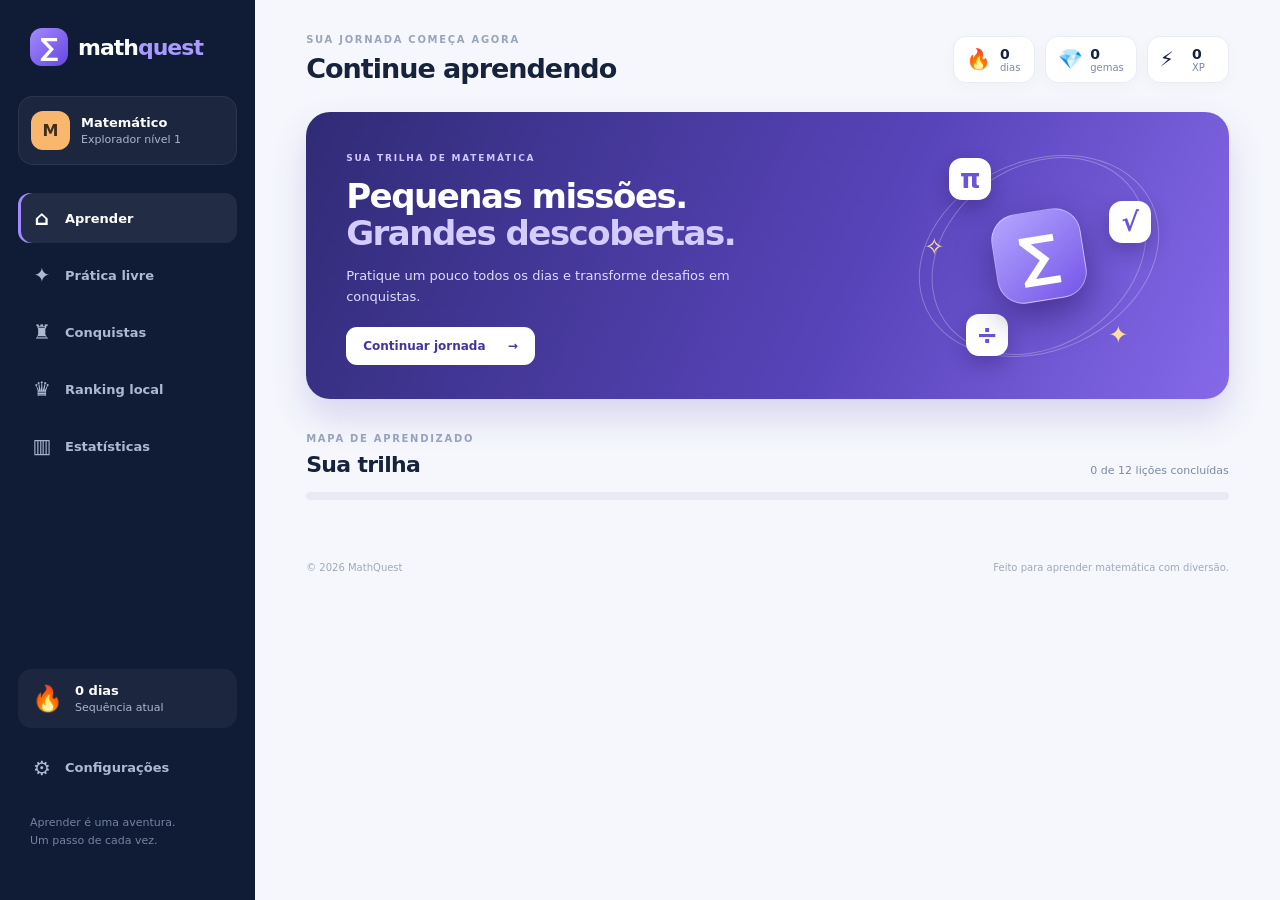
<file: index-1.html>
<!DOCTYPE html>
<html lang="pt-BR">
<head>
  <meta charset="UTF-8">
  <meta name="viewport" content="width=device-width, initial-scale=1.0">
  <meta name="theme-color" content="#101b35">
  <meta name="description" content="MathQuest — aprenda matemática com lições, desafios, XP e conquistas.">
  <title>MathQuest — Matemática em missões</title>
  <link rel="stylesheet" href="style.css">
</head>
<body>
  <div class="app-shell">
    <aside class="sidebar">
      <a class="brand" href="#" aria-label="MathQuest início"><span class="brand-mark">∑</span><span>math<span class="brand-accent">quest</span></span></a>
      <div class="profile-mini">
        <div class="avatar" id="avatarInitial">M</div>
        <div><strong id="sideName">Matemático</strong><small>Explorador nível <span id="sideLevel">1</span></small></div>
      </div>
      <nav class="main-nav" aria-label="Navegação principal">
        <button class="nav-item active" data-view="learn"><span>⌂</span> Aprender</button>
        <button class="nav-item" data-view="practice"><span>✦</span> Prática livre</button>
        <button class="nav-item" data-view="achievements"><span>♜</span> Conquistas</button>
        <button class="nav-item" data-view="ranking"><span>♛</span> Ranking local</button>
        <button class="nav-item" data-view="stats"><span>▥</span> Estatísticas</button>
      </nav>
      <div class="sidebar-bottom">
        <div class="streak-card"><span class="streak-icon">🔥</span><div><b id="streakSide">0 dias</b><small>Sequência atual</small></div></div>
        <button class="nav-item" data-view="settings"><span>⚙</span> Configurações</button>
        <p class="side-foot">Aprender é uma aventura.<br>Um passo de cada vez.</p>
      </div>
    </aside>

    <main class="main-content">
      <header class="topbar">
        <div><p class="eyebrow" id="dateLabel">SUA JORNADA COMEÇA AGORA</p><h1 id="pageTitle">Continue aprendendo</h1></div>
        <div class="top-stats">
          <div class="top-stat fire"><span>🔥</span><b id="streakTop">0</b><small>dias</small></div>
          <div class="top-stat gem"><span>💎</span><b id="gemsTop">0</b><small>gemas</small></div>
          <div class="top-stat xp"><span>⚡</span><b id="xpTop">0</b><small>XP</small></div>
        </div>
      </header>

      <section id="view-learn" class="view active">
        <div class="welcome-banner">
          <div class="welcome-copy"><span class="tag">SUA TRILHA DE MATEMÁTICA</span><h2>Pequenas missões.<br><em>Grandes descobertas.</em></h2><p>Pratique um pouco todos os dias e transforme desafios em conquistas.</p><button class="btn btn-light" id="continueBtn">Continuar jornada <span>→</span></button></div>
          <div class="hero-art" aria-hidden="true"><div class="orbit orbit-one"></div><div class="orbit orbit-two"></div><div class="math-symbol sym-a">π</div><div class="math-symbol sym-b">√</div><div class="math-symbol sym-c">÷</div><div class="hero-core">∑</div><div class="spark s1">✦</div><div class="spark s2">✧</div></div>
        </div>
        <div class="section-heading"><div><p class="eyebrow">MAPA DE APRENDIZADO</p><h2>Sua trilha</h2></div><span class="muted" id="progressLabel">0 de 12 lições concluídas</span></div>
        <div class="overall-progress"><div id="overallBar"></div></div>
        <div id="courseMap" class="course-map"></div>
      </section>

      <section id="view-practice" class="view">
        <div class="section-heading"><div><p class="eyebrow">TREINO PERSONALIZADO</p><h2>Prática livre</h2><p class="muted">Escolha um assunto e pratique no seu ritmo.</p></div></div>
        <div class="practice-grid">
          <button class="practice-card" data-topic="Operações"><span class="practice-icon purple">＋</span><b>Operações básicas</b><small>Adição, subtração, multiplicação e divisão</small><span class="card-arrow">→</span></button>
          <button class="practice-card" data-topic="Frações"><span class="practice-icon orange">½</span><b>Frações</b><small>Partes, equivalência e operações</small><span class="card-arrow">→</span></button>
          <button class="practice-card" data-topic="Álgebra"><span class="practice-icon blue">x²</span><b>Álgebra</b><small>Expressões e equações</small><span class="card-arrow">→</span></button>
          <button class="practice-card" data-topic="Geometria"><span class="practice-icon green">△</span><b>Geometria</b><small>Formas, perímetro e área</small><span class="card-arrow">→</span></button>
          <button class="practice-card" data-topic="Porcentagem"><span class="practice-icon pink">%</span><b>Porcentagem</b><small>Descontos, aumentos e proporções</small><span class="card-arrow">→</span></button>
          <button class="practice-card" data-topic="Potências"><span class="practice-icon yellow">ⁿ</span><b>Potências</b><small>Potenciação e raízes</small><span class="card-arrow">→</span></button>
        </div>
      </section>

      <section id="view-achievements" class="view">
        <div class="section-heading"><div><p class="eyebrow">SUAS CONQUISTAS</p><h2>Galeria de medalhas</h2><p class="muted">Cada passo conta. Desbloqueie medalhas praticando.</p></div></div>
        <div id="achievementGrid" class="achievement-grid"></div>
      </section>

      <section id="view-ranking" class="view">
        <div class="section-heading"><div><p class="eyebrow">PLACAR DO DISPOSITIVO</p><h2>Ranking local</h2><p class="muted">Este placar é salvo somente neste navegador.</p></div></div>
        <div class="ranking-panel"><div class="ranking-head"><span>POSIÇÃO</span><span>JOGADOR</span><span>XP TOTAL</span></div><div id="rankingRows"></div><div class="ranking-note">Dica: adicione outros perfis neste dispositivo para competir entre amigos.</div><button class="btn btn-secondary" id="addPlayerBtn">＋ Adicionar perfil de jogador</button></div>
      </section>

      <section id="view-stats" class="view">
        <div class="section-heading"><div><p class="eyebrow">SEU DESEMPENHO</p><h2>Estatísticas</h2><p class="muted">Veja sua evolução ao longo da jornada.</p></div></div>
        <div class="stats-grid">
          <div class="stat-panel"><span>⚡</span><small>XP acumulado</small><strong id="statXP">0</strong></div>
          <div class="stat-panel"><span>✓</span><small>Respostas corretas</small><strong id="statCorrect">0</strong></div>
          <div class="stat-panel"><span>◎</span><small>Precisão</small><strong id="statAccuracy">0%</strong></div>
          <div class="stat-panel"><span>📚</span><small>Lições concluídas</small><strong id="statLessons">0</strong></div>
        </div>
        <div class="chart-panel"><h3>Seu ritmo de aprendizado</h3><div id="weeklyChart" class="weekly-chart"></div><p class="muted tiny">XP registrado nos últimos sete dias.</p></div>
      </section>

      <section id="view-settings" class="view">
        <div class="section-heading"><div><p class="eyebrow">PERSONALIZAÇÃO</p><h2>Configurações</h2><p class="muted">Ajuste sua experiência de aprendizagem.</p></div></div>
        <div class="settings-panel"><label for="playerName">Nome do jogador</label><div class="setting-line"><input id="playerName" maxlength="18" placeholder="Como devemos chamar você?"><button class="btn btn-primary" id="saveNameBtn">Salvar</button></div><hr><div class="setting-line"><div><b>Efeitos sonoros</b><small>Pequenos sons ao responder.</small></div><label class="switch"><input type="checkbox" id="soundToggle" checked><span></span></label></div><hr><div class="setting-line"><div><b>Redefinir progresso</b><small>Apaga XP, sequência e lições deste navegador.</small></div><button class="btn btn-danger" id="resetBtn">Redefinir</button></div></div>
      </section>

      <footer class="main-footer"><span>© 2026 MathQuest</span><span>Feito para aprender matemática com diversão.</span></footer>
    </main>
  </div>

  <div id="lessonModal" class="modal hidden" role="dialog" aria-modal="true" aria-labelledby="lessonTitle">
    <div class="lesson-window">
      <div class="lesson-top"><button class="icon-btn" id="closeLesson" aria-label="Fechar lição">✕</button><div class="lesson-progress-track"><div id="lessonProgress"></div></div><div class="hearts">♥ <span id="heartsCount">5</span></div></div>
      <div id="lessonContent" class="lesson-content"></div>
    </div>
  </div>
  <div id="toast" class="toast" role="status"></div>
  <script src="questions.js"></script>
  <script src="app.js"></script>
</body>
</html>
</file>
<file: style.css>
:root{--navy:#101b35;--navy2:#172747;--ink:#17233d;--muted:#7c89a3;--line:#e8edf5;--bg:#f5f7fc;--purple:#7457ed;--purple2:#927cff;--green:#21b987;--orange:#ffad55;--red:#ef6677;--shadow:0 16px 45px rgba(27,43,77,.09)}
*{box-sizing:border-box}body{margin:0;background:var(--bg);color:var(--ink);font-family:Inter,ui-sans-serif,system-ui,-apple-system,BlinkMacSystemFont,"Segoe UI",sans-serif}button,input{font:inherit}button{cursor:pointer}.app-shell{min-height:100vh}.sidebar{position:fixed;inset:0 auto 0 0;width:255px;background:var(--navy);color:#fff;padding:28px 18px;display:flex;flex-direction:column;z-index:5}.brand{display:flex;align-items:center;gap:10px;color:white;text-decoration:none;font-size:22px;font-weight:900;letter-spacing:-1px;padding:0 12px 30px}.brand-mark{display:grid;place-items:center;width:38px;height:38px;border-radius:12px;background:linear-gradient(135deg,#a38bff,#6547df);font-size:25px}.brand-accent{color:#a99aff}.profile-mini{display:flex;gap:11px;align-items:center;padding:14px 12px;background:#ffffff0d;border:1px solid #ffffff12;border-radius:15px;margin-bottom:28px}.avatar{width:39px;height:39px;border-radius:12px;background:#f8b76c;color:#422d19;display:grid;place-items:center;font-weight:900}.profile-mini strong,.profile-mini small{display:block}.profile-mini strong{font-size:13px}.profile-mini small{font-size:11px;color:#aab5ce;margin-top:3px}.main-nav{display:grid;gap:7px}.nav-item{border:0;background:transparent;color:#aeb9d0;text-align:left;padding:13px 14px;border-radius:12px;font-weight:700;font-size:13px;display:flex;align-items:center;gap:13px;transition:.2s}.nav-item span{font-size:20px;width:20px;text-align:center}.nav-item:hover,.nav-item.active{background:#ffffff13;color:white}.nav-item.active{box-shadow:inset 3px 0 #a18aff}.sidebar-bottom{margin-top:auto}.streak-card{display:flex;align-items:center;gap:12px;padding:14px;background:#ffffff0d;border-radius:14px;margin:0 0 15px}.streak-icon{font-size:25px}.streak-card b,.streak-card small{display:block}.streak-card b{font-size:13px}.streak-card small{font-size:11px;color:#aab5ce;margin-top:3px}.side-foot{font-size:11px;line-height:1.7;color:#7584a3;padding:10px 12px}.main-content{margin-left:255px;max-width:1500px;padding:34px clamp(22px,4vw,62px) 22px}.topbar{display:flex;align-items:center;justify-content:space-between;margin-bottom:28px;gap:20px}.eyebrow{font-size:10px;letter-spacing:1.7px;font-weight:900;color:#9aa5bb;margin:0 0 8px}.topbar h1{font-size:27px;letter-spacing:-1px;margin:0}.top-stats{display:flex;gap:10px}.top-stat{min-width:82px;background:white;border:1px solid var(--line);border-radius:13px;padding:9px 12px;display:grid;grid-template-columns:auto auto;align-items:center;column-gap:7px;box-shadow:0 5px 15px #25375a08}.top-stat span{grid-row:span 2;font-size:20px}.top-stat b{font-size:14px}.top-stat small{font-size:10px;color:var(--muted)}.view{display:none}.view.active{display:block}.welcome-banner{min-height:270px;border-radius:24px;overflow:hidden;background:linear-gradient(115deg,#302b76,#5844ba 60%,#8569e9);color:white;position:relative;padding:34px 40px;display:flex;align-items:center;box-shadow:0 18px 35px #5844ba30}.welcome-copy{position:relative;z-index:2;max-width:490px}.tag{font-size:9px;font-weight:900;letter-spacing:1.8px;color:#d0c7ff}.welcome-copy h2{font-size:34px;line-height:1.1;letter-spacing:-1.5px;margin:13px 0}.welcome-copy h2 em{font-style:normal;color:#d4cbff}.welcome-copy p{color:#e0dcff;font-size:13px;max-width:390px;line-height:1.6;margin:0 0 20px}.btn{border:0;border-radius:11px;padding:12px 17px;font-weight:800;font-size:12px;transition:.18s}.btn:hover{transform:translateY(-2px);filter:brightness(1.04)}.btn-light{background:#fff;color:#44349b}.btn-light span{margin-left:18px}.btn-primary{background:var(--purple);color:white}.btn-secondary{background:#f0edff;color:#5c45c6}.btn-danger{background:#fff0f1;color:#cf475a}.hero-art{position:absolute;right:7%;top:50%;transform:translateY(-50%);width:250px;height:230px}.hero-core{position:absolute;inset:70px 80px;display:grid;place-items:center;border-radius:26px;background:linear-gradient(145deg,#b5a6ff,#7456e8);font-size:54px;font-weight:900;box-shadow:0 15px 35px #21145c80;transform:rotate(-9deg);border:1px solid #ffffff65}.orbit{position:absolute;border:1px solid #ffffff45;border-radius:50%;transform:rotate(-25deg)}.orbit-one{inset:20px 0}.orbit-two{inset:0 35px;transform:rotate(55deg)}.math-symbol{position:absolute;display:grid;place-items:center;width:42px;height:42px;border-radius:13px;background:#fff;color:#6b54d5;font-size:26px;font-weight:900;box-shadow:0 8px 20px #26165b55}.sym-a{top:17px;left:35px}.sym-b{right:13px;top:60px}.sym-c{bottom:15px;left:52px}.spark{position:absolute;color:#ffdf9a;font-size:24px}.s1{right:36px;bottom:22px}.s2{left:10px;top:92px}.section-heading{display:flex;justify-content:space-between;align-items:end;margin:34px 0 15px;gap:15px}.section-heading h2{font-size:22px;letter-spacing:-.7px;margin:0}.section-heading p:not(.eyebrow){margin:7px 0 0;font-size:12px}.muted{color:var(--muted);font-size:11px}.overall-progress{height:8px;background:#e7eaf3;border-radius:20px;overflow:hidden;margin-bottom:22px}.overall-progress div{height:100%;width:0;background:linear-gradient(90deg,#7457ed,#a38eff);border-radius:20px;transition:width .4s}.course-map{display:grid;grid-template-columns:repeat(3,minmax(0,1fr));gap:15px}.unit-card{background:#fff;border:1px solid var(--line);border-radius:17px;padding:18px;position:relative;overflow:hidden;transition:.2s}.unit-card:hover{transform:translateY(-3px);box-shadow:var(--shadow)}.unit-card.completed{border-color:#b8efdc}.unit-card.locked{opacity:.58}.unit-top{display:flex;justify-content:space-between;align-items:center}.unit-icon{width:43px;height:43px;border-radius:13px;display:grid;place-items:center;font-size:23px;background:#f0edff;color:#7457ed}.unit-number{font-size:10px;color:#a0a9bb;font-weight:800}.unit-card h3{font-size:14px;margin:14px 0 5px}.unit-card p{font-size:11px;color:var(--muted);line-height:1.5;min-height:33px;margin:0 0 14px}.unit-bottom{display:flex;align-items:center;justify-content:space-between}.unit-bottom small{color:#929db2;font-size:10px}.unit-bottom button{border:0;border-radius:9px;background:#f0edff;color:#6049ca;padding:8px 12px;font-size:10px;font-weight:900}.unit-card.completed .unit-bottom button{background:#e7faf3;color:#15966d}.unit-card.locked .unit-bottom button{background:#f1f2f6;color:#9da5b4}.practice-grid{display:grid;grid-template-columns:repeat(3,1fr);gap:15px}.practice-card{position:relative;text-align:left;background:white;border:1px solid var(--line);border-radius:17px;padding:21px;min-height:155px;box-shadow:0 5px 18px #27375a05;transition:.2s}.practice-card:hover{transform:translateY(-3px);box-shadow:var(--shadow)}.practice-icon{display:grid;place-items:center;width:44px;height:44px;border-radius:13px;font-size:22px;font-weight:900;margin-bottom:14px}.purple{background:#f0edff;color:#7055e8}.orange{background:#fff1e4;color:#e88b36}.blue{background:#e9f3ff;color:#448be0}.green{background:#e4f9f0;color:#22a878}.pink{background:#ffedf3;color:#e65f8a}.yellow{background:#fff6d9;color:#c69319}.practice-card b,.practice-card small{display:block}.practice-card b{font-size:13px}.practice-card small{font-size:10px;color:var(--muted);margin-top:6px;max-width:230px;line-height:1.5}.card-arrow{position:absolute;right:18px;bottom:18px;color:#8d7be3;font-size:20px}.achievement-grid{display:grid;grid-template-columns:repeat(3,1fr);gap:14px}.achievement{background:white;border:1px solid var(--line);border-radius:16px;padding:19px;display:flex;gap:14px;align-items:center}.achievement.locked{opacity:.48;filter:grayscale(.7)}.medal{width:48px;height:48px;flex:none;border-radius:15px;background:#fff2d9;display:grid;place-items:center;font-size:25px}.achievement b{font-size:12px;display:block}.achievement small{font-size:10px;color:var(--muted);display:block;margin-top:5px;line-height:1.4}.ranking-panel,.settings-panel,.chart-panel{background:white;border:1px solid var(--line);border-radius:18px;padding:22px;max-width:780px}.ranking-head,.ranking-row{display:grid;grid-template-columns:90px 1fr 100px;align-items:center;padding:13px 10px}.ranking-head{font-size:9px;letter-spacing:1px;color:#9aa5bb;font-weight:900;border-bottom:1px solid var(--line)}.ranking-row{border-bottom:1px solid #f0f2f7;font-size:12px}.ranking-row:last-child{border:0}.rank-user{display:flex;align-items:center;gap:10px;font-weight:800}.rank-avatar{width:30px;height:30px;border-radius:10px;background:#eeeaff;color:#6c54d7;display:grid;place-items:center}.ranking-note{font-size:10px;color:var(--muted);padding:14px 10px}.stats-grid{display:grid;grid-template-columns:repeat(4,1fr);gap:13px;margin-bottom:16px}.stat-panel{background:white;border:1px solid var(--line);border-radius:16px;padding:19px}.stat-panel span{font-size:20px;color:#7457ed;display:block;margin-bottom:12px}.stat-panel small{font-size:10px;color:var(--muted);display:block}.stat-panel strong{font-size:25px;display:block;margin-top:5px}.chart-panel h3{font-size:14px;margin:0 0 18px}.weekly-chart{height:145px;display:flex;align-items:end;gap:12px;border-bottom:1px solid var(--line);padding:0 8px}.chart-day{flex:1;display:flex;flex-direction:column;justify-content:end;align-items:center;height:100%;gap:7px}.chart-bar{width:min(35px,70%);min-height:4px;background:linear-gradient(180deg,#a18cff,#6d50df);border-radius:7px 7px 2px 2px}.chart-day small{font-size:9px;color:var(--muted);padding-bottom:7px}.tiny{font-size:10px}.settings-panel{max-width:650px}.settings-panel>label{font-size:11px;font-weight:800;display:block;margin-bottom:9px}.setting-line{display:flex;align-items:center;justify-content:space-between;gap:15px}.setting-line input:not([type=checkbox]){flex:1;min-width:0;border:1px solid var(--line);border-radius:10px;padding:12px;font-size:12px;outline:none}.setting-line input:focus{border-color:#9b88ff}.setting-line b,.setting-line small{display:block}.setting-line b{font-size:12px}.setting-line small{font-size:10px;color:var(--muted);margin-top:5px}.settings-panel hr{border:0;border-top:1px solid var(--line);margin:20px 0}.switch input{display:none}.switch span{display:block;width:42px;height:24px;background:#d9deea;border-radius:20px;position:relative}.switch span:after{content:"";position:absolute;width:18px;height:18px;top:3px;left:3px;border-radius:50%;background:white;transition:.2s}.switch input:checked+span{background:#7457ed}.switch input:checked+span:after{left:21px}.main-footer{display:flex;justify-content:space-between;gap:12px;color:#a0a9ba;font-size:10px;padding:40px 0 10px}.modal{position:fixed;inset:0;background:#10182dcc;z-index:20;display:grid;place-items:center;padding:18px}.modal.hidden{display:none}.lesson-window{width:min(650px,100%);max-height:94vh;overflow:auto;background:white;border-radius:23px;padding:22px 28px 28px;box-shadow:0 25px 80px #0005}.lesson-top{display:flex;align-items:center;gap:16px}.icon-btn{border:0;background:#f2f3f8;color:#68748a;width:34px;height:34px;border-radius:10px}.lesson-progress-track{height:9px;flex:1;background:#eceef4;border-radius:20px;overflow:hidden}.lesson-progress-track div{height:100%;width:0;background:#24bd8b;border-radius:20px;transition:.25s}.hearts{font-size:13px;color:#ed6879;font-weight:900}.lesson-content{padding:25px 4px 5px}.lesson-kicker{color:#8c96aa;font-size:10px;letter-spacing:1.5px;font-weight:900}.lesson-content h2{font-size:25px;letter-spacing:-.8px;margin:9px 0}.lesson-prompt{font-size:13px;color:#64718a;line-height:1.6}.question-box{background:#f7f6ff;border:1px solid #ece8ff;border-radius:16px;padding:24px;text-align:center;margin:20px 0;font-size:28px;font-weight:900;color:#392b80}.answer-options{display:grid;grid-template-columns:1fr 1fr;gap:10px}.answer-option{border:1.5px solid #e5e9f1;background:white;border-radius:12px;padding:14px;text-align:left;font-size:13px;font-weight:800;color:#34415b;transition:.15s}.answer-option:hover{border-color:#a18cff;background:#faf9ff}.answer-option.selected{border-color:#7559ed;background:#f2efff;color:#6249d2}.answer-option.correct{border-color:#24bd8b;background:#eafaf4;color:#12875f}.answer-option.wrong{border-color:#ed7180;background:#fff0f1;color:#c74859}.lesson-bottom{margin-top:20px;border-top:1px solid var(--line);padding-top:17px;display:flex;align-items:center;justify-content:space-between;gap:12px}.feedback{font-size:12px;color:#78849a;line-height:1.5;flex:1}.feedback.good{color:#15976c}.feedback.bad{color:#d44c60}.lesson-bottom .btn{min-width:120px}.toast{position:fixed;bottom:24px;left:50%;transform:translate(-50%,20px);background:#172747;color:white;padding:12px 18px;border-radius:12px;font-size:12px;font-weight:800;opacity:0;pointer-events:none;transition:.25s;z-index:50;box-shadow:var(--shadow)}.toast.show{opacity:1;transform:translate(-50%,0)}.confetti{position:fixed;inset:0;pointer-events:none;z-index:40;overflow:hidden}.confetti i{position:absolute;top:-15px;width:8px;height:13px;background:#8b73f5;animation:fall 1.5s linear forwards}@keyframes fall{to{transform:translateY(110vh) rotate(600deg);opacity:0}}@media(max-width:1050px){.sidebar{width:215px}.main-content{margin-left:215px;padding:28px}.course-map,.practice-grid{grid-template-columns:repeat(2,1fr)}.hero-art{right:2%;opacity:.75}.stats-grid{grid-template-columns:repeat(2,1fr)}}@media(max-width:700px){.sidebar{position:fixed;inset:auto 0 0;width:100%;height:68px;padding:7px 8px;background:#101b35}.brand,.profile-mini,.sidebar-bottom{display:none}.main-nav{display:flex;justify-content:space-around;height:100%;gap:2px}.nav-item{flex:1;justify-content:center;flex-direction:column;gap:1px;padding:5px 2px;font-size:9px;border-radius:9px}.nav-item span{font-size:18px}.nav-item.active{box-shadow:inset 0 3px #a18aff}.main-content{margin:0;padding:22px 15px 92px}.topbar{align-items:flex-start;flex-direction:column;margin-bottom:19px}.topbar h1{font-size:23px}.top-stats{width:100%;justify-content:space-between}.top-stat{flex:1;min-width:0}.welcome-banner{padding:25px 22px;min-height:300px;align-items:flex-start}.welcome-copy{max-width:100%}.welcome-copy h2{font-size:29px}.welcome-copy p{max-width:270px}.hero-art{right:-65px;top:auto;bottom:-90px;transform:scale(.75);opacity:.35}.section-heading{align-items:flex-start;flex-direction:column;margin-top:28px}.course-map,.practice-grid,.achievement-grid{grid-template-columns:1fr 1fr;gap:10px}.unit-card{padding:13px}.unit-card p{min-height:45px}.unit-card h3{font-size:12px}.unit-bottom{align-items:flex-start;gap:5px;flex-direction:column}.practice-card{padding:15px;min-height:165px}.practice-card small{font-size:9px}.achievement{padding:12px;gap:9px;align-items:flex-start}.medal{width:36px;height:36px;font-size:19px}.achievement b{font-size:10px}.achievement small{font-size:9px}.stats-grid{gap:9px}.stat-panel{padding:14px}.stat-panel strong{font-size:21px}.main-footer{flex-direction:column;padding-top:28px}.lesson-window{padding:16px;border-radius:18px}.lesson-content h2{font-size:22px}.question-box{font-size:24px;padding:20px 10px}.answer-options{grid-template-columns:1fr}.ranking-head,.ranking-row{grid-template-columns:58px 1fr 65px;padding:12px 3px}.ranking-panel{padding:13px}.ranking-head{font-size:8px}.ranking-row{font-size:11px}}@media(max-width:370px){.course-map,.practice-grid,.achievement-grid{grid-template-columns:1fr}.top-stat{padding:8px}.welcome-copy h2{font-size:26px}}

/* MathQuest 2.0 — perfil do jogador */
.profile-page-card{max-width:820px;background:#fff;border:1px solid var(--line);border-radius:22px;padding:25px;box-shadow:0 12px 35px #25375a0a}.profile-hero{display:flex;align-items:center;gap:18px;padding:10px 0 25px}.profile-big-avatar{width:76px;height:76px;border-radius:23px;display:grid;place-items:center;background:linear-gradient(145deg,#b7a8ff,#7054e5);color:#fff;font-size:34px;font-weight:900;box-shadow:0 10px 24px #7054e540}.profile-rank{font-size:9px;letter-spacing:1.4px;color:#8069dc;font-weight:900}.profile-hero h2{margin:6px 0;font-size:25px}.profile-hero p{margin:0;color:var(--muted);font-size:12px}.profile-metrics{display:grid;grid-template-columns:repeat(4,1fr);gap:10px;border-top:1px solid var(--line);border-bottom:1px solid var(--line);padding:20px 0;margin-bottom:20px}.profile-metrics div{background:#f8f7ff;border-radius:13px;padding:14px;text-align:center}.profile-metrics b,.profile-metrics small{display:block}.profile-metrics b{font-size:22px;color:#5e49c4}.profile-metrics small{font-size:10px;color:var(--muted);margin-top:4px}.profile-account{display:flex;align-items:center;gap:12px;background:#f7f9fd;border:1px solid var(--line);padding:14px;border-radius:13px;margin-bottom:18px}.profile-account>span:first-child{font-size:22px}.profile-account div{flex:1}.profile-account b,.profile-account small{display:block}.profile-account b{font-size:12px}.profile-account small{font-size:10px;line-height:1.5;color:var(--muted);margin-top:4px}.local-pill{font-size:9px;font-weight:900;letter-spacing:1px;color:#68758c;background:#e9edf4;border-radius:20px;padding:6px 9px}@media(max-width:700px){.profile-page-card{padding:17px}.profile-metrics{grid-template-columns:repeat(2,1fr)}.profile-big-avatar{width:62px;height:62px;border-radius:19px}.profile-hero h2{font-size:21px}.profile-account{align-items:flex-start}.local-pill{margin-left:auto}}

.account-box{margin-top:16px;padding:17px;background:#fff;border:1px solid var(--line);border-radius:15px;display:flex;align-items:center;justify-content:space-between;gap:15px;max-width:650px}.account-box b,.account-box small{display:block}.account-box b{font-size:12px}.account-box small{font-size:10px;color:var(--muted);margin-top:5px;line-height:1.5}.account-modal{position:fixed;inset:0;z-index:30;background:#101b35b8;display:grid;place-items:center;padding:18px}.account-modal.hidden{display:none}.account-dialog{position:relative;width:min(100%,430px);background:#fff;border-radius:22px;padding:30px;box-shadow:0 25px 80px #07112655}.account-dialog h2{font-size:24px;margin:0 0 7px}.account-dialog form{display:grid;gap:9px;margin-top:22px}.account-dialog form label{font-size:11px;font-weight:800}.account-dialog input{width:100%;padding:13px;border:1px solid var(--line);border-radius:10px;outline:none}.account-dialog input:focus{border-color:var(--purple)}.account-submit{margin-top:8px}.account-close{position:absolute;right:17px;top:12px;border:0;background:#f1f2f8;border-radius:9px;width:32px;height:32px;font-size:22px}.account-switch{border:0;background:none;color:var(--purple);font-size:11px;font-weight:800;margin-top:16px;padding:5px 0}.account-message{font-size:11px;line-height:1.5;color:#b34b5c;min-height:16px}.account-message.good{color:#15966d}.account-note{font-size:10px;color:var(--muted);line-height:1.5;border-top:1px solid var(--line);padding-top:12px}.hidden{display:none!important}@media(max-width:650px){.account-box{align-items:flex-start;flex-direction:column}.account-dialog{padding:25px 21px}}


/* MathQuest 15.0 — apresentação da missão e mascote Nexo */
.mq-intro{max-width:510px;margin:0 auto;text-align:center;padding:5px 0 12px;animation:mqIntroIn .5s ease both}
.mq-intro-kicker{display:inline-flex;align-items:center;gap:8px;padding:8px 13px;border-radius:30px;background:#f1edff;color:#6846ce;font-size:10px;font-weight:950;letter-spacing:1.5px}
.mq-kicker-dot{width:7px;height:7px;border-radius:50%;background:#8a68f4;box-shadow:0 0 0 4px #8a68f422}
.mq-mascot-stage{height:205px;position:relative;display:flex;align-items:center;justify-content:center;overflow:hidden;margin:3px auto 0}
.mq-mascot-aura{position:absolute;width:155px;height:155px;border-radius:50%;background:radial-gradient(circle,#a88bfa55 0%,#dcd0ff35 48%,transparent 72%);animation:mqAura 3s ease-in-out infinite}
.mq-mascot{position:relative;z-index:2;width:170px;height:170px;overflow:visible;animation:mqFloat 3.2s ease-in-out infinite}
.mq-orbit{position:absolute;z-index:1;width:205px;height:135px;border:1px dashed #c8b9f6;border-radius:50%;transform:rotate(-18deg);animation:mqOrbit 12s linear infinite}
.mq-orbit-two{width:230px;height:105px;transform:rotate(35deg);animation-direction:reverse;border-color:#e7c8ff}
.mq-orbit span{position:absolute;display:grid;place-items:center;width:27px;height:27px;border-radius:9px;background:#fff;box-shadow:0 4px 15px #6042aa22;color:#7955d9;font-size:16px;font-weight:900}
.mq-orbit span:first-child{top:4px;left:25px}.mq-orbit span:last-child{right:18px;bottom:5px}
.mq-mascot-name{position:absolute;z-index:3;bottom:3px;left:0;right:0;color:#4e38a0;font-size:11px;font-weight:1000;letter-spacing:2px}
.mq-mascot-name span{font-size:8px;letter-spacing:1px;color:#9290a7}
.mq-mission-card{background:linear-gradient(145deg,#fbfaff,#f5f1ff);border:1px solid #e8e0ff;border-radius:21px;padding:21px 20px 17px;text-align:left;box-shadow:0 12px 35px #6042aa0d}
.mq-topic-label{font-size:9px;letter-spacing:1.5px;color:#8c80ad;font-weight:950}
.mq-topic{font-size:13px;color:#7957d5;font-weight:950;margin-top:5px}
.mq-mission-card h2{font-size:21px;line-height:1.2;letter-spacing:-.6px;color:#292044;margin:7px 0}
.mq-mission-card p{font-size:12px;line-height:1.6;color:#77728a;margin:0}
.mq-mission-stats{display:grid;grid-template-columns:repeat(3,1fr);gap:8px;margin:17px 0}
.mq-mission-stats div{display:flex;flex-direction:column;gap:4px;align-items:center;padding:11px 4px;background:#fff;border:1px solid #ece7fa;border-radius:12px}
.mq-mission-stats strong{font-size:19px;line-height:1;color:#5335b5;font-weight:1000}
.mq-mission-stats span{font-size:8px;color:#9690a9;font-weight:950;letter-spacing:.8px}
.mq-start-btn{display:flex;align-items:center;justify-content:center;gap:12px;width:100%;border:0;border-radius:13px;padding:15px 18px;background:linear-gradient(100deg,#7653e8,#5734c7);box-shadow:0 5px 0 #3e2698,0 10px 22px #6847ce33;color:#fff;font-size:12px;font-weight:1000;letter-spacing:1px;cursor:pointer;transition:transform .15s,box-shadow .15s}
.mq-start-btn span{font-size:18px;line-height:10px}
.mq-start-btn:active{transform:translateY(3px);box-shadow:0 2px 0 #3e2698,0 5px 12px #6847ce33}
.mq-start-btn:disabled{opacity:.75;cursor:wait}
.mq-mission-foot{text-align:center;color:#9a94aa;font-size:9px;margin-top:13px}
.mq-launching{opacity:.4;transform:scale(.98);transition:opacity .2s,transform .2s}
@keyframes mqFloat{0%,100%{transform:translateY(0) rotate(-1deg)}50%{transform:translateY(-9px) rotate(1deg)}}
@keyframes mqAura{0%,100%{transform:scale(.92);opacity:.65}50%{transform:scale(1.08);opacity:1}}
@keyframes mqOrbit{to{transform:rotate(342deg)}}
@keyframes mqIntroIn{from{opacity:0;transform:translateY(12px)}to{opacity:1;transform:translateY(0)}}
@media(max-width:520px){.lesson-window{padding:17px 17px 22px}.mq-mascot-stage{height:185px}.mq-mascot{width:155px;height:155px}.mq-mission-card{padding:18px 15px 15px}.mq-mission-card h2{font-size:19px}.mq-mission-stats strong{font-size:17px}}


/* MathQuest 15.0 — piscada natural do Nexo */
.nexo-eye{transform-box:fill-box;transform-origin:center;animation:nexoBlink 5.2s ease-in-out infinite}
.nexo-eye:nth-of-type(2){animation-delay:.08s}
@keyframes nexoBlink{0%,43%,47%,100%{transform:scaleY(1)}45%{transform:scaleY(.08)}}
@media(prefers-reduced-motion:reduce){.nexo-eye{animation:none}}
</file>
